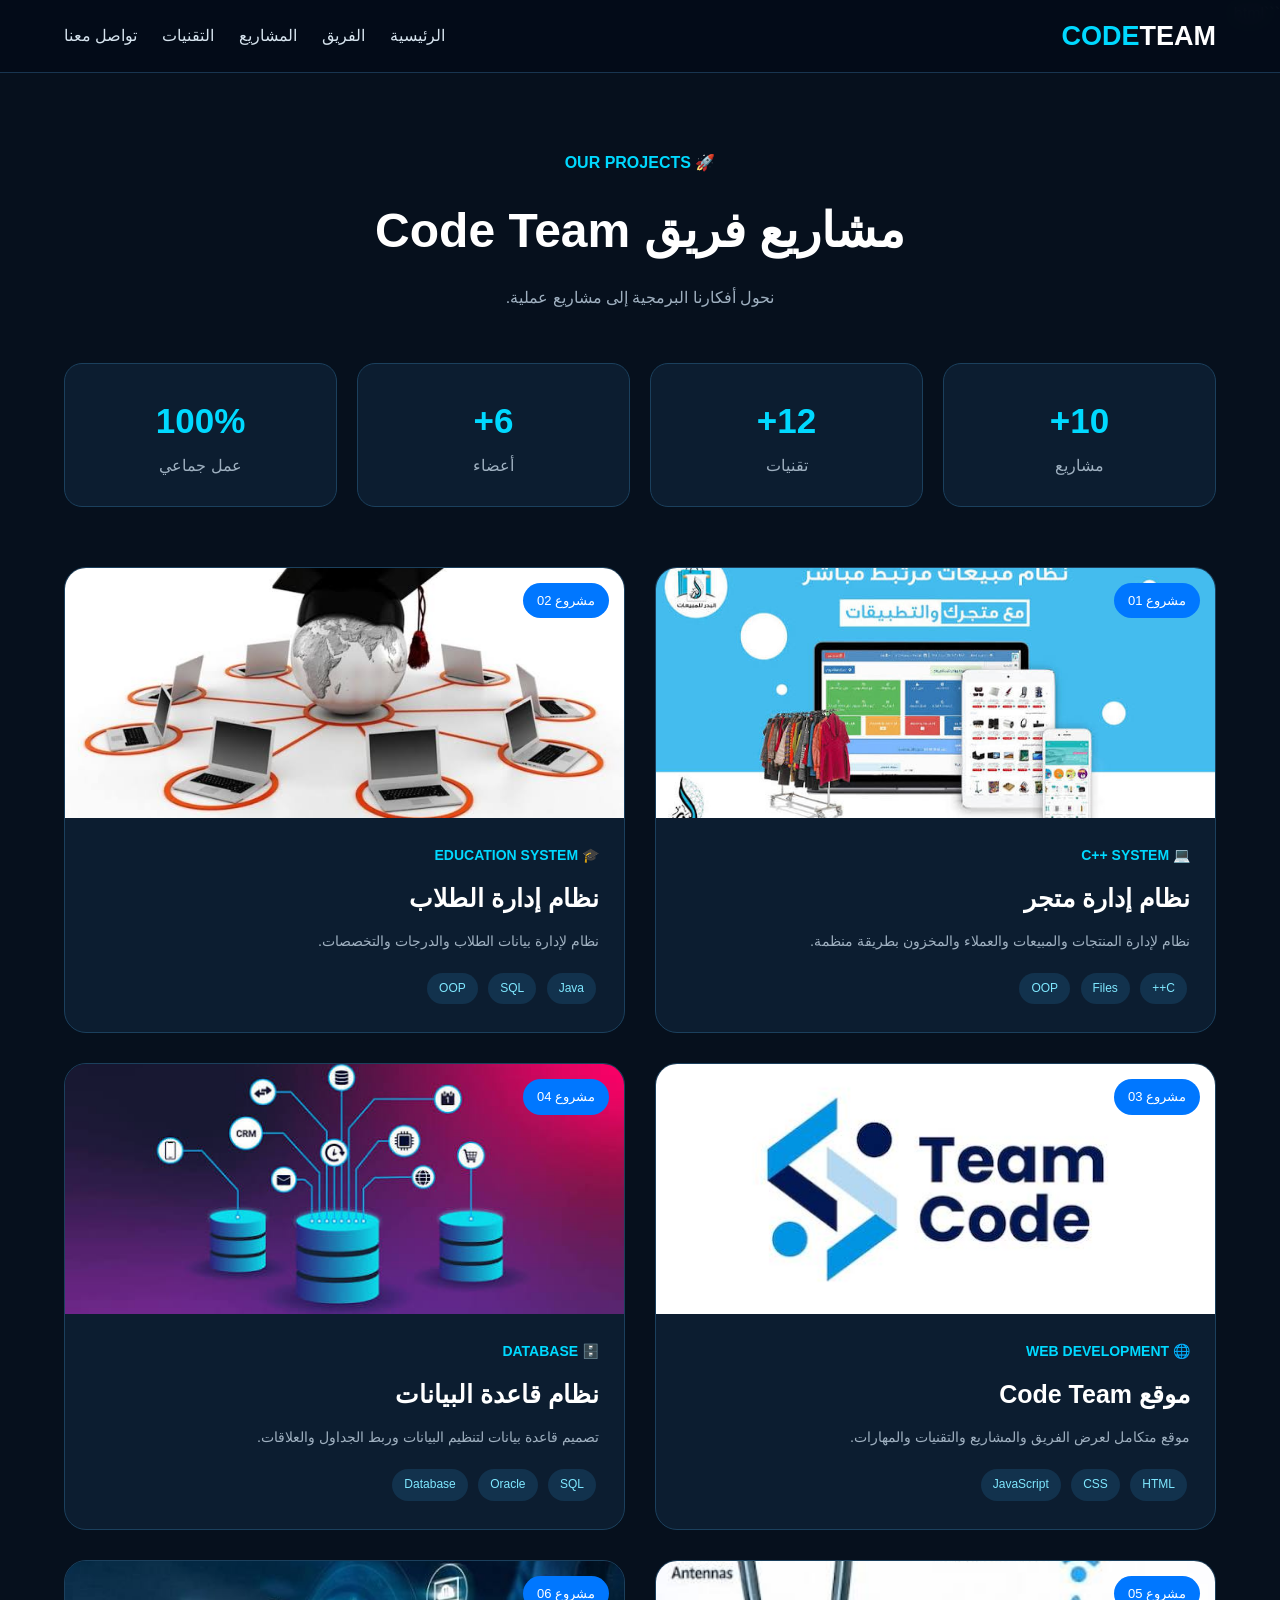
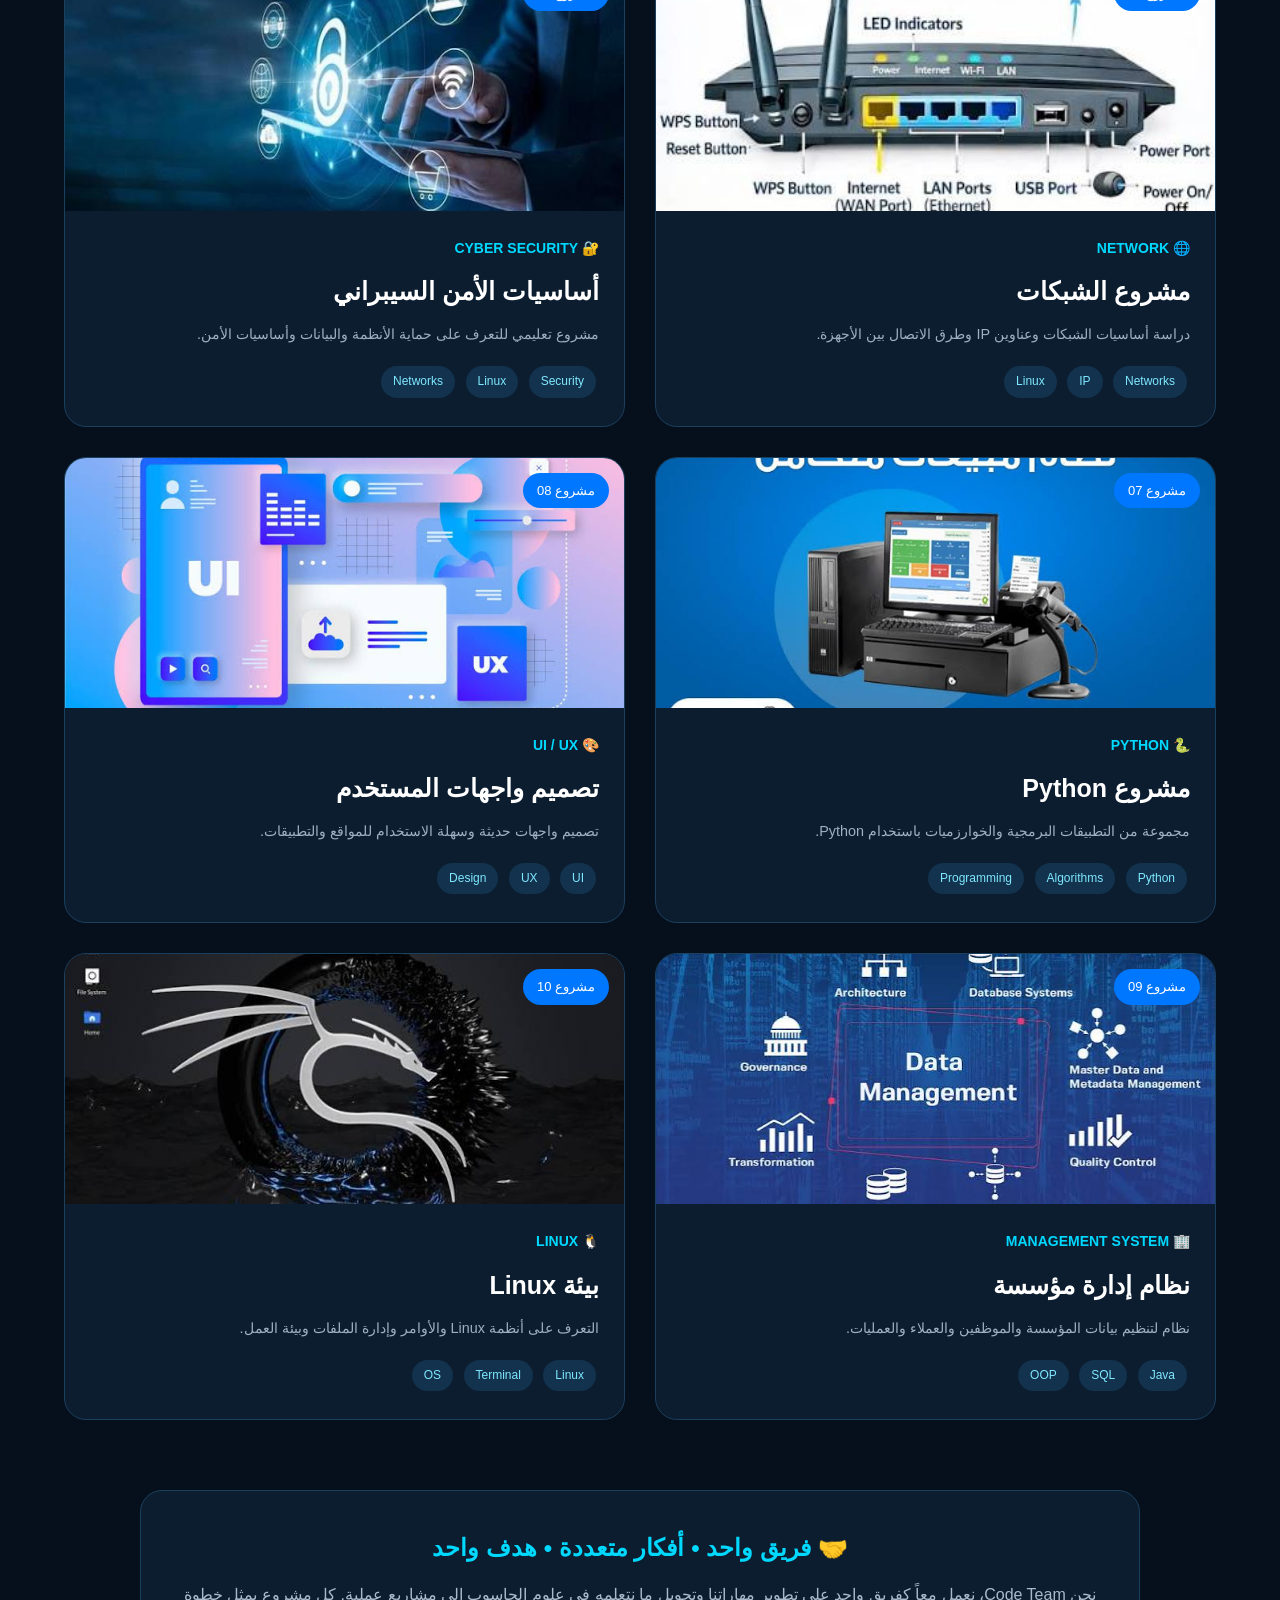
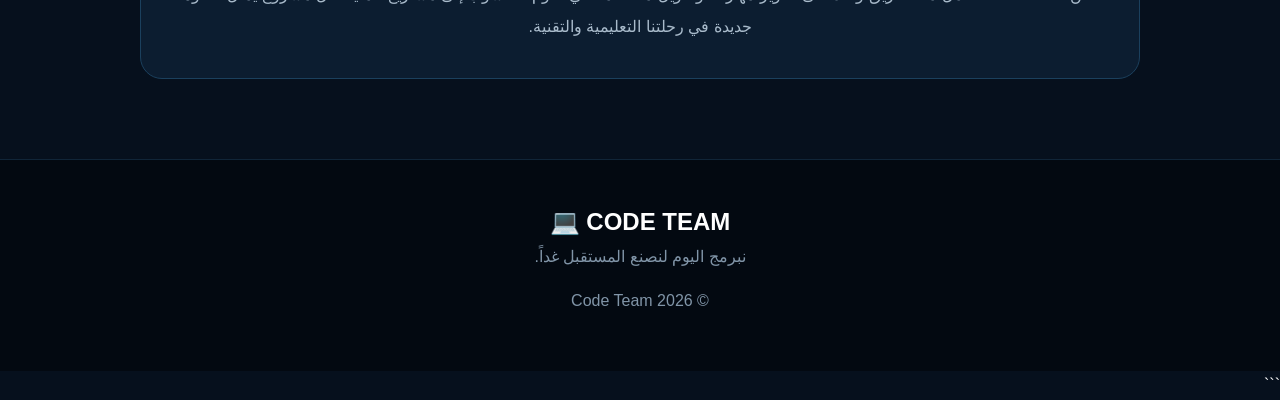
<file: projects.html>
```html
<!DOCTYPE html>
<html lang="ar" dir="rtl">

<head>

    <meta charset="UTF-8">

    <meta name="viewport"
          content="width=device-width, initial-scale=1.0">

    <title>مشاريعنا | Code Team</title>

    <link rel="stylesheet" href="css/style.css">

    <style>

        .projects-page {
            padding-top: 120px;
            padding-bottom: 80px;
        }

        .projects-title {
            text-align: center;
            margin-bottom: 50px;
        }

        .projects-title span {
            color: #00d9ff;
            font-weight: bold;
        }

        .projects-title h1 {
            font-size: 48px;
            margin: 10px 0;
        }

        .projects-title p {
            color: #9fb0c0;
        }

        .projects {
            width: 90%;
            max-width: 1200px;
            margin: auto;

            display: grid;

            grid-template-columns:
                repeat(2, 1fr);

            gap: 30px;
        }

        .project-card {

            background: #0c1d30;

            border: 1px solid #1b405d;

            border-radius: 22px;

            overflow: hidden;

            transition: .4s;
        }

        .project-card:hover {

            transform: translateY(-10px);

            border-color: #00d9ff;

            box-shadow:
                0 15px 40px #00d9ff18;
        }

        .project-image {

            position: relative;

            width: 100%;

            height: 250px;

            overflow: hidden;
        }

        .project-image img {

            width: 100%;

            height: 100%;

            object-fit: cover;

            transition: .5s;
        }

        .project-card:hover img {

            transform: scale(1.08);
        }

        .project-number {

            position: absolute;

            top: 15px;
            right: 15px;

            background: #0077ff;

            color: white;

            padding: 6px 14px;

            border-radius: 20px;

            font-size: 13px;
        }

        .project-info {

            padding: 25px;
        }

        .project-info .type {

            color: #00d9ff;

            font-size: 14px;

            font-weight: bold;
        }

        .project-info h2 {

            margin: 8px 0;

            font-size: 25px;
        }

        .project-info p {

            color: #9fb0c0;

            line-height: 1.8;

            margin-bottom: 15px;
        }

        .technology {

            display: inline-block;

            background: #12324d;

            color: #7fe8ff;

            padding: 5px 12px;

            border-radius: 20px;

            margin: 3px;

            font-size: 12px;
        }


        /* ================= إحصائيات المشاريع ================= */

        .project-stats {

            width: 90%;
            max-width: 1200px;

            margin: 0 auto 60px;

            display: grid;

            grid-template-columns:
                repeat(4, 1fr);

            gap: 20px;
        }

        .project-stat {

            background: #0c1d30;

            border: 1px solid #1b405d;

            border-radius: 18px;

            padding: 25px;

            text-align: center;

            transition: .3s;
        }

        .project-stat:hover {

            border-color: #00d9ff;

            transform: translateY(-5px);
        }

        .project-stat strong {

            display: block;

            color: #00d9ff;

            font-size: 35px;
        }

        .project-stat span {

            color: #9fb0c0;
        }


        /* ================= رسالة الفريق ================= */

        .projects-message {

            width: 90%;

            max-width: 1000px;

            margin: 70px auto 0;

            padding: 35px;

            text-align: center;

            background: #0c1d30;

            border: 1px solid #1b405d;

            border-radius: 22px;
        }

        .projects-message h2 {

            color: #00d9ff;

            margin-bottom: 10px;
        }

        .projects-message p {

            color: #a9bbcb;

            line-height: 2;
        }


        @media(max-width: 900px) {

            .projects {

                grid-template-columns: 1fr;
            }

            .project-stats {

                grid-template-columns:
                    repeat(2, 1fr);
            }

        }


        @media(max-width: 700px) {

            .projects-title h1 {

                font-size: 35px;
            }

            .project-stats {

                grid-template-columns: 1fr;
            }

        }

    </style>

</head>


<body>


<!-- ================= القائمة ================= -->

<header>

    <nav class="navbar">

        <a href="index.html" class="logo">
            CODE<span>TEAM</span>
        </a>

        <ul>

            <li>
                <a href="index.html">
                    الرئيسية
                </a>
            </li>

            <li>
                <a href="team.html">
                    الفريق
                </a>
            </li>

            <li>
                <a href="projects.html">
                    المشاريع
                </a>
            </li>

            <li>
                <a href="index.html#technologies">
                    التقنيات
                </a>
            </li>

            <li>
                <a href="index.html#contact">
                    تواصل معنا
                </a>
            </li>

        </ul>

    </nav>

</header>


<!-- ================= المشاريع ================= -->

<section class="projects-page">


    <div class="projects-title">

        <span>
            🚀 OUR PROJECTS
        </span>

        <h1>
            مشاريع فريق Code Team
        </h1>

        <p>
            نحول أفكارنا البرمجية إلى مشاريع عملية.
        </p>

    </div>


    <!-- ================= إحصائيات ================= -->

    <div class="project-stats">

        <div class="project-stat">

            <strong>10+</strong>

            <span>
                مشاريع
            </span>

        </div>


        <div class="project-stat">

            <strong>12+</strong>

            <span>
                تقنيات
            </span>

        </div>


        <div class="project-stat">

            <strong>6+</strong>

            <span>
                أعضاء
            </span>

        </div>


        <div class="project-stat">

            <strong>100%</strong>

            <span>
                عمل جماعي
            </span>

        </div>

    </div>


    <!-- ================= قائمة المشاريع ================= -->

    <div class="projects">


        <!-- المشروع 01 -->

        <div class="project-card">

            <div class="project-image">

                <img src="images/images.jpg"
                     alt="نظام إدارة متجر">

                <span class="project-number">
                    مشروع 01
                </span>

            </div>

            <div class="project-info">

                <span class="type">
                    💻 C++ SYSTEM
                </span>

                <h2>
                    نظام إدارة متجر
                </h2>

                <p>
                    نظام لإدارة المنتجات والمبيعات
                    والعملاء والمخزون بطريقة منظمة.
                </p>

                <span class="technology">C++</span>
                <span class="technology">Files</span>
                <span class="technology">OOP</span>

            </div>

        </div>


        <!-- المشروع 02 -->

        <div class="project-card">

            <div class="project-image">

                <img src="images/images (1).jpg"
                     alt="نظام إدارة الطلاب">

                <span class="project-number">
                    مشروع 02
                </span>

            </div>

            <div class="project-info">

                <span class="type">
                    🎓 EDUCATION SYSTEM
                </span>

                <h2>
                    نظام إدارة الطلاب
                </h2>

                <p>
                    نظام لإدارة بيانات الطلاب
                    والدرجات والتخصصات.
                </p>

                <span class="technology">Java</span>
                <span class="technology">SQL</span>
                <span class="technology">OOP</span>

            </div>

        </div>


        <!-- المشروع 03 -->

        <div class="project-card">

            <div class="project-image">

                <img src="images/images (2).jpg"
                     alt="موقع Code Team">

                <span class="project-number">
                    مشروع 03
                </span>

            </div>

            <div class="project-info">

                <span class="type">
                    🌐 WEB DEVELOPMENT
                </span>

                <h2>
                    موقع Code Team
                </h2>

                <p>
                    موقع متكامل لعرض الفريق
                    والمشاريع والتقنيات والمهارات.
                </p>

                <span class="technology">HTML</span>
                <span class="technology">CSS</span>
                <span class="technology">JavaScript</span>

            </div>

        </div>


        <!-- المشروع 04 -->

        <div class="project-card">

            <div class="project-image">

                <img src="images/images (3).jpg"
                     alt="قاعدة بيانات">

                <span class="project-number">
                    مشروع 04
                </span>

            </div>

            <div class="project-info">

                <span class="type">
                    🗄️ DATABASE
                </span>

                <h2>
                    نظام قاعدة البيانات
                </h2>

                <p>
                    تصميم قاعدة بيانات لتنظيم
                    البيانات وربط الجداول والعلاقات.
                </p>

                <span class="technology">SQL</span>
                <span class="technology">Oracle</span>
                <span class="technology">Database</span>

            </div>

        </div>


        <!-- المشروع 05 -->

        <div class="project-card">

            <div class="project-image">

                <img src="images/images (4).jpg"
                     alt="مشروع الشبكات">

                <span class="project-number">
                    مشروع 05
                </span>

            </div>

            <div class="project-info">

                <span class="type">
                    🌐 NETWORK
                </span>

                <h2>
                    مشروع الشبكات
                </h2>

                <p>
                    دراسة أساسيات الشبكات وعناوين IP
                    وطرق الاتصال بين الأجهزة.
                </p>

                <span class="technology">Networks</span>
                <span class="technology">IP</span>
                <span class="technology">Linux</span>

            </div>

        </div>


        <!-- المشروع 06 -->

        <div class="project-card">

            <div class="project-image">

                <img src="images/images (5).jpg"
                     alt="الأمن السيبراني">

                <span class="project-number">
                    مشروع 06
                </span>

            </div>

            <div class="project-info">

                <span class="type">
                    🔐 CYBER SECURITY
                </span>

                <h2>
                    أساسيات الأمن السيبراني
                </h2>

                <p>
                    مشروع تعليمي للتعرف على حماية
                    الأنظمة والبيانات وأساسيات الأمن.
                </p>

                <span class="technology">Security</span>
                <span class="technology">Linux</span>
                <span class="technology">Networks</span>

            </div>

        </div>


        <!-- المشروع 07 -->

        <div class="project-card">

            <div class="project-image">

                <img src="images/images (6).jpg"
                     alt="مشروع Python">

                <span class="project-number">
                    مشروع 07
                </span>

            </div>

            <div class="project-info">

                <span class="type">
                    🐍 PYTHON
                </span>

                <h2>
                    مشروع Python
                </h2>

                <p>
                    مجموعة من التطبيقات البرمجية
                    والخوارزميات باستخدام Python.
                </p>

                <span class="technology">Python</span>
                <span class="technology">Algorithms</span>
                <span class="technology">Programming</span>

            </div>

        </div>


        <!-- المشروع 08 -->

        <div class="project-card">

            <div class="project-image">

                <img src="images/images (7).jpg"
                     alt="تصميم واجهات">

                <span class="project-number">
                    مشروع 08
                </span>

            </div>

            <div class="project-info">

                <span class="type">
                    🎨 UI / UX
                </span>

                <h2>
                    تصميم واجهات المستخدم
                </h2>

                <p>
                    تصميم واجهات حديثة وسهلة الاستخدام
                    للمواقع والتطبيقات.
                </p>

                <span class="technology">UI</span>
                <span class="technology">UX</span>
                <span class="technology">Design</span>

            </div>

        </div>


        <!-- المشروع 09 -->

        <div class="project-card">

            <div class="project-image">

                <img src="images/images (8).jpg"
                     alt="نظام إدارة مؤسسة">

                <span class="project-number">
                    مشروع 09
                </span>

            </div>

            <div class="project-info">

                <span class="type">
                    🏢 MANAGEMENT SYSTEM
                </span>

                <h2>
                    نظام إدارة مؤسسة
                </h2>

                <p>
                    نظام لتنظيم بيانات المؤسسة
                    والموظفين والعملاء والعمليات.
                </p>

                <span class="technology">Java</span>
                <span class="technology">SQL</span>
                <span class="technology">OOP</span>

            </div>

        </div>


        <!-- المشروع 10 -->

        <div class="project-card">

            <div class="project-image">

                <img src="images/images (9).jpg"
                     alt="مشروع Linux">

                <span class="project-number">
                    مشروع 10
                </span>

            </div>

            <div class="project-info">

                <span class="type">
                    🐧 LINUX
                </span>

                <h2>
                    بيئة Linux
                </h2>

                <p>
                    التعرف على أنظمة Linux والأوامر
                    وإدارة الملفات وبيئة العمل.
                </p>

                <span class="technology">Linux</span>
                <span class="technology">Terminal</span>
                <span class="technology">OS</span>

            </div>

        </div>


    </div>


    <!-- ================= رسالة الفريق ================= -->

    <div class="projects-message">

        <h2>
            🤝 فريق واحد • أفكار متعددة • هدف واحد
        </h2>

        <p>
            نحن Code Team، نعمل معاً كفريق واحد على تطوير مهاراتنا
            وتحويل ما نتعلمه في علوم الحاسوب إلى مشاريع عملية.
            كل مشروع يمثل خطوة جديدة في رحلتنا التعليمية والتقنية.
        </p>

    </div>


</section>


<!-- ================= Footer ================= -->

<footer>

    <h2>
        CODE TEAM 💻
    </h2>

    <p>
        نبرمج اليوم لنصنع المستقبل غداً.
    </p>

    <p>
        © 2026 Code Team
    </p>

</footer>


</body>

</html>
```
</file>
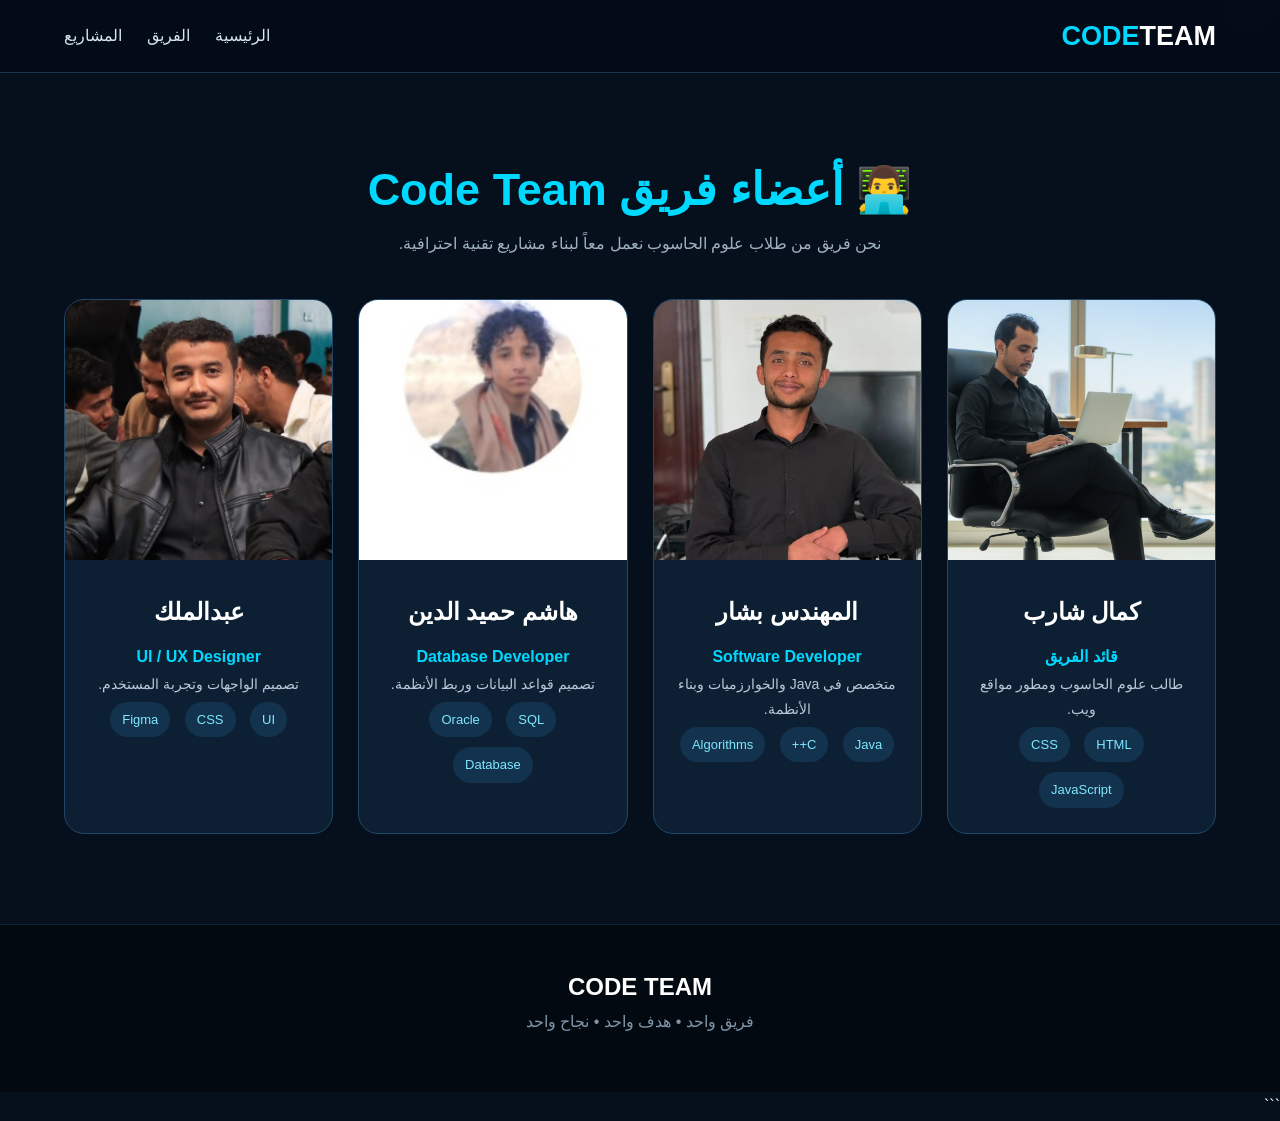
<file: team.html>
```html
<!DOCTYPE html>
<html lang="ar" dir="rtl">

<head>

<meta charset="UTF-8">

<meta name="viewport" content="width=device-width, initial-scale=1.0">

<title>فريق Code Team</title>

<link rel="stylesheet" href="css/style.css">

<style>

.page{
    padding-top:120px;
    text-align:center;
}

.team{
    width:90%;
    max-width:1200px;
    margin:auto;
    display:grid;
    grid-template-columns:repeat(auto-fit,minmax(240px,1fr));
    gap:25px;
    margin-top:40px;
}

.card{
    background:#0d2033;
    border:1px solid #1f4768;
    border-radius:20px;
    overflow:hidden;
    transition:.4s;
}

.card:hover{
    transform:translateY(-10px);
    border-color:#00d9ff;
}

.card img{
    width:100%;
    height:260px;
    object-fit:cover;
}

.info{
    padding:20px;
}

.info h2{
    margin:10px 0;
    color:white;
}

.job{
    color:#00d9ff;
    font-weight:bold;
}

.info p{
    color:#b8c8d8;
    font-size:14px;
}

.skill{
    display:inline-block;
    background:#12324d;
    color:#7fe8ff;
    padding:6px 12px;
    border-radius:20px;
    margin:5px;
    font-size:13px;
}

</style>

</head>

<body>

<header>

<nav class="navbar">

<a href="index.html" class="logo">
    CODE<span>TEAM</span>
</a>

<ul>

<li>
    <a href="index.html">الرئيسية</a>
</li>

<li>
    <a href="team.html">الفريق</a>
</li>

<li>
    <a href="projects.html">المشاريع</a>
</li>

</ul>

</nav>

</header>


<section class="page">

<h1 style="font-size:45px;color:#00d9ff;">
    👨‍💻 أعضاء فريق Code Team
</h1>

<p style="color:#9fb0c0;">
    نحن فريق من طلاب علوم الحاسوب نعمل معاً لبناء مشاريع تقنية احترافية.
</p>


<div class="team">


<!-- كمال -->

<div class="card">

<img src="images/kamal.jpg.jpg" alt="كمال شارب">

<div class="info">

<h2>كمال شارب</h2>

<div class="job">
    قائد الفريق
</div>

<p>
    طالب علوم الحاسوب ومطور مواقع ويب.
</p>

<span class="skill">HTML</span>
<span class="skill">CSS</span>
<span class="skill">JavaScript</span>

</div>

</div>


<!-- بشار -->

<div class="card">

<img src="images/bashar.jpg.jpg" alt="بشار">

<div class="info">

<h2>المهندس بشار</h2>

<div class="job">
    Software Developer
</div>

<p>
    متخصص في Java والخوارزميات وبناء الأنظمة.
</p>

<span class="skill">Java</span>
<span class="skill">C++</span>
<span class="skill">Algorithms</span>

</div>

</div>


<!-- هاشم -->

<div class="card">

<img src="images/hashem.jpg.jpg" alt="هاشم">

<div class="info">

<h2>هاشم حميد الدين</h2>

<div class="job">
    Database Developer
</div>

<p>
    تصميم قواعد البيانات وربط الأنظمة.
</p>

<span class="skill">SQL</span>
<span class="skill">Oracle</span>
<span class="skill">Database</span>

</div>

</div>


<!-- عبدالملك -->

<div class="card">

<img src="images/abdulmalik.jpg.jpg" alt="عبدالملك">

<div class="info">

<h2>عبدالملك</h2>

<div class="job">
    UI / UX Designer
</div>

<p>
    تصميم الواجهات وتجربة المستخدم.
</p>

<span class="skill">UI</span>
<span class="skill">CSS</span>
<span class="skill">Figma</span>

</div>

</div>


</div>

</section>


<footer>

<h2>
    CODE TEAM
</h2>

<p>
    فريق واحد • هدف واحد • نجاح واحد
</p>

</footer>


</body>

</html>
```
</file>
<file: css/style.css>
* {
    margin: 0;
    padding: 0;
    box-sizing: border-box;
    scroll-behavior: smooth;
}

body {
    font-family: Tahoma, Arial, sans-serif;
    background: #06101d;
    color: white;
    line-height: 1.8;
    overflow-x: hidden;
}

a {
    text-decoration: none;
    color: inherit;
}

.container {
    width: 90%;
    max-width: 1200px;
    margin: auto;
}

/* ================= NAVBAR ================= */

header {
    position: fixed;
    top: 0;
    width: 100%;
    z-index: 999;
    background: rgba(4, 12, 24, 0.96);
    border-bottom: 1px solid #183550;
    backdrop-filter: blur(10px);
}

.navbar {
    width: 90%;
    max-width: 1200px;
    min-height: 72px;
    margin: auto;
    display: flex;
    align-items: center;
    justify-content: space-between;
    padding: 10px 0;
}

.logo {
    font-size: 27px;
    font-weight: bold;
    color: #00d9ff;
}

.logo span {
    color: white;
}

.navbar ul {
    display: flex;
    list-style: none;
    gap: 25px;
}

.navbar ul a {
    color: #d7e4ef;
    transition: 0.3s;
}

.navbar ul a:hover,
.navbar ul a.active {
    color: #00d9ff;
}

/* ================= HERO ================= */

.hero {
    min-height: 100vh;
    display: flex;
    align-items: center;
    justify-content: center;
    text-align: center;
    padding: 120px 20px 60px;
    background:
        radial-gradient(circle at 20% 20%, #064267, transparent 30%),
        radial-gradient(circle at 80% 80%, #073650, transparent 30%),
        #06101d;
}

.hero-content {
    max-width: 850px;
    animation: appear 1.3s ease;
}

.badge {
    display: inline-block;
    padding: 8px 18px;
    border-radius: 30px;
    border: 1px solid #00d9ff;
    color: #00d9ff;
    margin-bottom: 20px;
}

.hero h1 {
    font-size: 65px;
    margin-bottom: 15px;
    line-height: 1.2;
}

.hero h1 span {
    color: #00d9ff;
}

.hero p {
    color: #a9bbcb;
    font-size: 20px;
    margin-bottom: 30px;
}

.hero-buttons {
    display: flex;
    justify-content: center;
    gap: 15px;
    flex-wrap: wrap;
    margin-bottom: 25px;
}

.hero-note {
    color: #00d9ff;
    font-size: 0.95rem;
    opacity: 0.9;
}

/* ================= BUTTON ================= */

.btn {
    display: inline-block;
    padding: 12px 25px;
    border: none;
    border-radius: 30px;
    background: #0077ff;
    color: white;
    cursor: pointer;
    transition: 0.3s;
    margin: 5px;
    font-weight: bold;
}

.btn:hover {
    transform: translateY(-5px);
    box-shadow: 0 10px 25px #0077ff44;
}

.btn-outline {
    background: transparent;
    border: 1px solid #00d9ff;
    color: #00d9ff;
}

.btn-outline:hover {
    background: #00d9ff;
    color: #06101d;
}

/* ================= SECTIONS ================= */

section {
    padding: 90px 0;
}

.section-padding {
    padding: 90px 0;
}

.dark-section {
    background: #091827;
}

.section-title {
    text-align: center;
    margin-bottom: 50px;
}

.section-title span {
    color: #00d9ff;
    font-weight: bold;
    letter-spacing: 1px;
}

.section-title h2 {
    font-size: 38px;
    margin: 5px 0 10px;
}

.section-title p {
    color: #91a6ba;
}

/* ================= ABOUT ================= */

.about {
    background: #081624;
}

.about-grid {
    display: grid;
    grid-template-columns: 1fr 1fr;
    gap: 40px;
    align-items: center;
}

.about-text h2 {
    color: #00d9ff;
    margin-bottom: 20px;
}

.about-text p {
    color: #b4c4d2;
    margin-bottom: 15px;
}

.vision-card {
    background: #0d2135;
    border: 1px solid #1b4566;
    border-radius: 25px;
    padding: 40px 25px;
    text-align: center;
}

.big-icon {
    font-size: 70px;
    margin-bottom: 15px;
}

.vision-card h2, .vision-card h3 {
    color: #00d9ff;
    margin-bottom: 10px;
}

.vision-card p {
    color: #b4c4d2;
}

.vision-divider {
    height: 1px;
    background: #1b4566;
    margin: 25px 0;
}

/* ================= TECHNOLOGIES ================= */

.tech-grid {
    display: grid;
    grid-template-columns: repeat(4, 1fr);
    gap: 20px;
}

.tech-card {
    background: #0d2033;
    border: 1px solid #1b405d;
    border-radius: 18px;
    padding: 25px;
    text-align: center;
    transition: 0.4s;
}

.tech-card:hover {
    transform: translateY(-8px);
    border-color: #00d9ff;
}

.tech-card span {
    font-size: 45px;
    display: block;
    margin-bottom: 10px;
}

.tech-card h3 {
    color: #00d9ff;
    margin: 8px 0;
}

.tech-card p {
    color: #94a9bb;
    font-size: 0.9rem;
}

/* ================= STATS ================= */

.stats {
    background: #040c15;
}

.stats-grid {
    display: grid;
    grid-template-columns: repeat(4, 1fr);
    gap: 20px;
}

.stat {
    text-align: center;
    padding: 35px 20px;
    background: #0b1c2d;
    border-radius: 20px;
    border: 1px solid #183b57;
}

.stat strong {
    display: block;
    color: #00d9ff;
    font-size: 45px;
}

.stat span {
    color: #a0b1c1;
}

.stats-note {
    text-align: center;
    color: #647b91;
    margin-top: 25px;
    font-size: 0.85rem;
}

/* ================= PROJECTS PREVIEW ================= */

.projects-preview {
    background: #06101d;
}

.home-projects {
    display: grid;
    grid-template-columns: repeat(3, 1fr);
    gap: 25px;
}

.home-project {
    background: #0d2033;
    border: 1px solid #1b405d;
    border-radius: 20px;
    overflow: hidden;
    transition: 0.4s;
}

.home-project:hover {
    transform: translateY(-8px);
    border-color: #00d9ff;
}

.home-project img {
    width: 100%;
    height: 200px;
    object-fit: cover;
}

.project-info {
    padding: 20px;
}

.project-tag {
    display: inline-block;
    background: #06101d;
    color: #00d9ff;
    padding: 4px 12px;
    border-radius: 15px;
    font-size: 0.8rem;
    margin-bottom: 10px;
}

.project-info h3 {
    color: white;
    margin-bottom: 8px;
}

.project-info p {
    color: #94a9bb;
    font-size: 0.9rem;
}

.center-button {
    text-align: center;
    margin-top: 40px;
}

/* ================= CONTACT ================= */

.contact-box {
    max-width: 700px;
    margin: auto;
    background: #0c1d30;
    padding: 35px;
    border-radius: 20px;
    border: 1px solid #193b5b;
}

.contact-box label {
    display: block;
    margin-bottom: 8px;
    color: #00d9ff;
}

.contact-box input,
.contact-box textarea {
    width: 100%;
    padding: 15px;
    margin-bottom: 20px;
    background: #06101d;
    border: 1px solid #234660;
    border-radius: 10px;
    color: white;
    outline: none;
    font-family: inherit;
}

.contact-box input:focus,
.contact-box textarea:focus {
    border-color: #00d9ff;
}

.contact-box textarea {
    height: 140px;
    resize: none;
}

.form-note {
    text-align: center;
    color: #71889c;
    font-size: 0.85rem;
    margin-top: 15px;
}

/* ================= FOOTER ================= */

footer {
    text-align: center;
    background: #030911;
    padding: 40px 20px;
    border-top: 1px solid #102538;
}

footer .logo {
    display: inline-block;
    margin-bottom: 10px;
}

footer p {
    color: #8195a8;
    margin-bottom: 15px;
}

.footer-links {
    display: flex;
    justify-content: center;
    gap: 20px;
    flex-wrap: wrap;
    margin-bottom: 20px;
}

.footer-links a {
    color: #b0c4d6;
    transition: 0.3s;
}

.footer-links a:hover {
    color: #00d9ff;
}

.copyright {
    color: #556a7d;
    font-size: 0.85rem;
}

/* ================= WHATSAPP FLOAT ================= */

.whatsapp-float {
    position: fixed;
    bottom: 25px;
    left: 25px;
    background-color: #25d366;
    color: #fff;
    border-radius: 50px;
    text-align: center;
    width: 55px;
    height: 55px;
    display: flex;
    align-items: center;
    justify-content: center;
    box-shadow: 0 4px 15px rgba(0, 0, 0, 0.4);
    z-index: 1000;
    transition: 0.3s;
}

.whatsapp-float:hover {
    transform: scale(1.1);
    background-color: #20ba5a;
}

/* ================= ANIMATION ================= */

@keyframes appear {
    from {
        opacity: 0;
        transform: translateY(30px);
    }
    to {
        opacity: 1;
        transform: translateY(0);
    }
}

/* ================= MOBILE & RESPONSIVE ================= */

@media (max-width: 900px) {
    .tech-grid {
        grid-template-columns: repeat(3, 1fr);
    }

    .home-projects {
        grid-template-columns: repeat(2, 1fr);
    }

    .about-grid {
        grid-template-columns: 1fr;
    }
}

@media (max-width: 768px) {
    .navbar {
        flex-direction: column;
        gap: 12px;
        padding: 15px 0;
    }

    .navbar ul {
        gap: 12px;
        flex-wrap: wrap;
        justify-content: center;
        font-size: 0.9rem;
    }

    .hero h1 {
        font-size: 42px;
    }

    .hero p {
        font-size: 16px;
    }

    .section-title h2 {
        font-size: 30px;
    }

    .tech-grid {
        grid-template-columns: repeat(2, 1fr);
    }

    .stats-grid {
        grid-template-columns: repeat(2, 1fr);
    }

    /* Sirreeffama murteessaa: Projektiwwan bilbilarratti akka wal-cinaa ykn bifa sirrii ta'een mul'atan */
    .home-projects {
        grid-template-columns: repeat(auto-fit, minmax(250px, 1fr));
        gap: 15px;
    }

    .contact-box {
        padding: 20px;
    }
}

@media (max-width: 480px) {
    .hero h1 {
        font-size: 32px;
    }

    .hero-buttons {
        flex-direction: column;
    }

    .hero-buttons .btn {
        width: 100%;
        margin: 5px 0;
    }

    .stat strong {
        font-size: 35px;
    }

    .home-projects {
        grid-template-columns: 1fr;
    }
}
</file>
